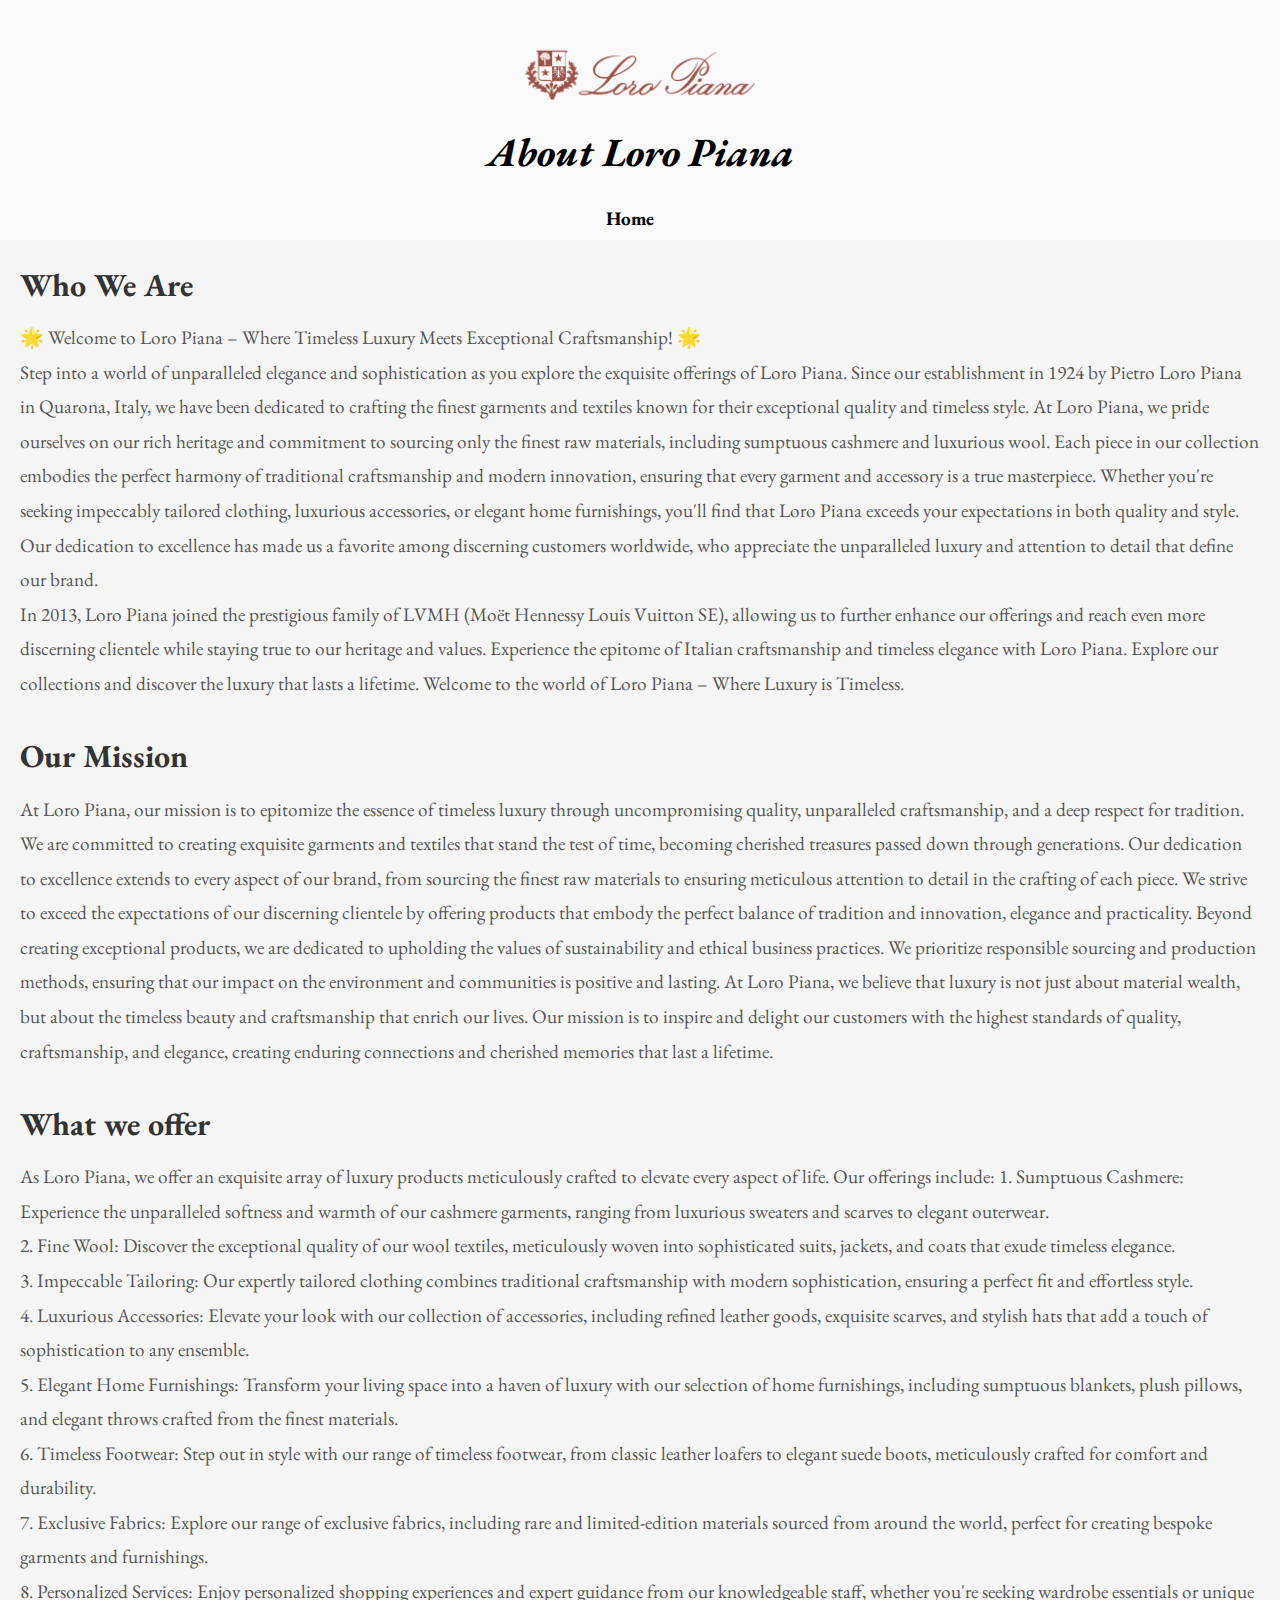
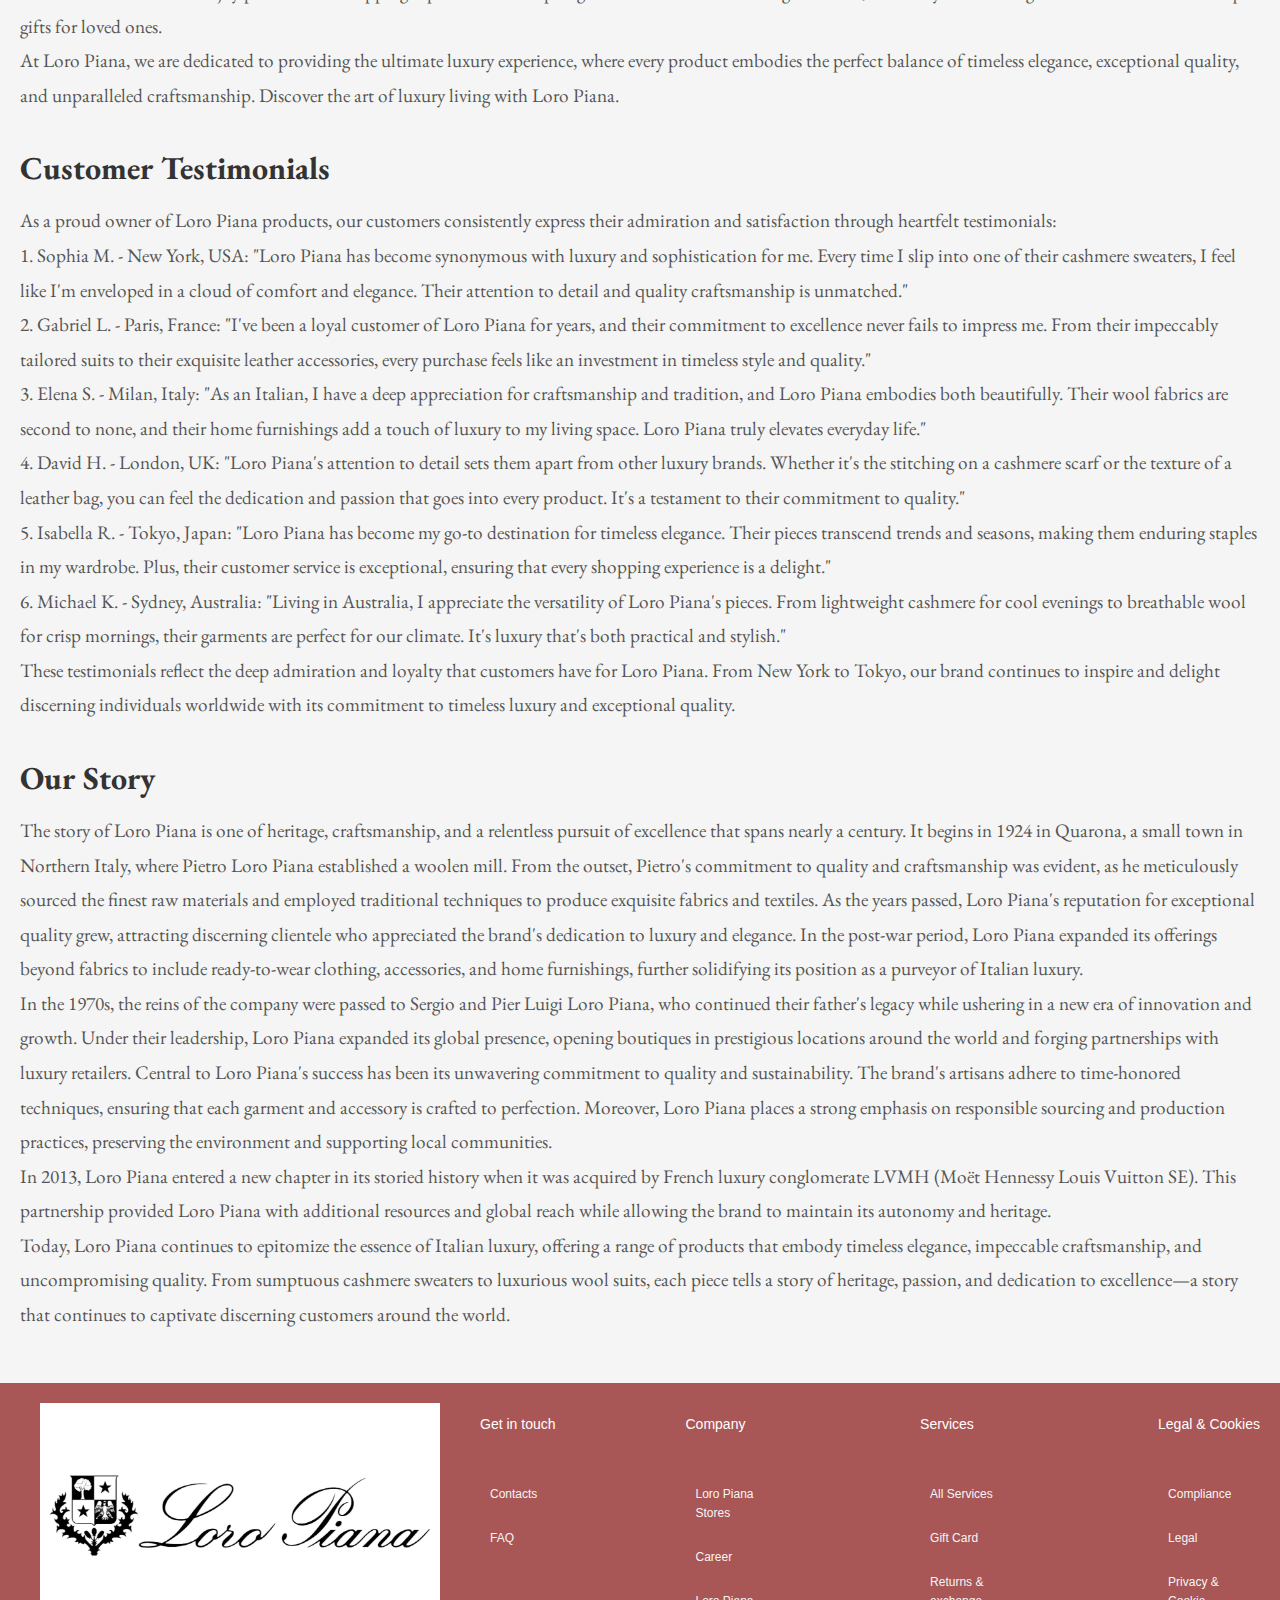
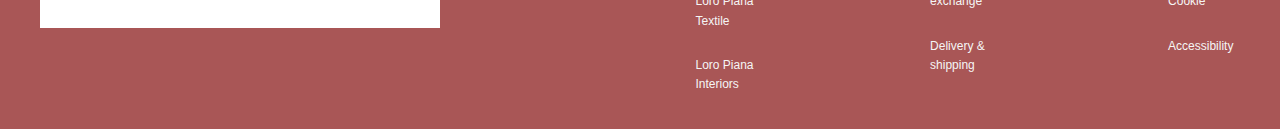
<file: final/aboutus.html>
<!DOCTYPE html>
<html lang="en">
<head>
    <meta charset="UTF-8">
    <meta name="viewport" content="width=device-width, initial-scale=1.0">
    <title>About Us - Loro Piana</title>
    <link rel="stylesheet" href="aboutus.css"> <!-- Link to your CSS file for styling -->
    <link rel="stylesheet" href="https://fonts.googleapis.com/css2?family=EB+Garamond&display=swap">
</head>
<body>
    <header>
        <div class="logo-container">
            <img src="logo/logo.png" alt="Logo">
        </div>
        <div class="header-text">
            <h1>About Loro Piana</h1>
            <nav>
                <ul>
                    <li><a href="test.html">Home</a></li>
                    <!-- Add links to other pages on your website -->
                </ul>
            </nav>
        </div>
    </header>

    <main>
        <section id="who-we-are">
            <h2>Who We Are</h2>
            <p>🌟 Welcome to Loro Piana – Where Timeless Luxury Meets Exceptional Craftsmanship! 🌟<br>

                Step into a world of unparalleled elegance and sophistication as you explore the exquisite offerings of Loro Piana. Since our establishment in 1924 by Pietro Loro Piana in Quarona, Italy, we have been dedicated to crafting the finest garments and textiles known for their exceptional quality and timeless style.
                
                At Loro Piana, we pride ourselves on our rich heritage and commitment to sourcing only the finest raw materials, including sumptuous cashmere and luxurious wool. Each piece in our collection embodies the perfect harmony of traditional craftsmanship and modern innovation, ensuring that every garment and accessory is a true masterpiece.
                
                Whether you're seeking impeccably tailored clothing, luxurious accessories, or elegant home furnishings, you'll find that Loro Piana exceeds your expectations in both quality and style. Our dedication to excellence has made us a favorite among discerning customers worldwide, who appreciate the unparalleled luxury and attention to detail that define our brand.
                <br>
                In 2013, Loro Piana joined the prestigious family of LVMH (Moët Hennessy Louis Vuitton SE), allowing us to further enhance our offerings and reach even more discerning clientele while staying true to our heritage and values.
                
                Experience the epitome of Italian craftsmanship and timeless elegance with Loro Piana. Explore our collections and discover the luxury that lasts a lifetime. Welcome to the world of Loro Piana – Where Luxury is Timeless.</p>
        </section>

        <section id="our-mission">
            <h2>Our Mission</h2>
            <p>At Loro Piana, our mission is to epitomize the essence of timeless luxury through uncompromising quality, unparalleled craftsmanship, and a deep respect for tradition. We are committed to creating exquisite garments and textiles that stand the test of time, becoming cherished treasures passed down through generations.

                Our dedication to excellence extends to every aspect of our brand, from sourcing the finest raw materials to ensuring meticulous attention to detail in the crafting of each piece. We strive to exceed the expectations of our discerning clientele by offering products that embody the perfect balance of tradition and innovation, elegance and practicality.
                
                Beyond creating exceptional products, we are dedicated to upholding the values of sustainability and ethical business practices. We prioritize responsible sourcing and production methods, ensuring that our impact on the environment and communities is positive and lasting.
                
                At Loro Piana, we believe that luxury is not just about material wealth, but about the timeless beauty and craftsmanship that enrich our lives. Our mission is to inspire and delight our customers with the highest standards of quality, craftsmanship, and elegance, creating enduring connections and cherished memories that last a lifetime.</p>
        </section>

        <!-- Continue adding sections for What We Offer, Our Team, Why Choose Us, Our Values, Customer Testimonials, Get in Touch, Connect With Us, FAQs, Our Story, Join Our Community, Thank You, etc. -->
        <section id="What-we-offer">
            <h2> What we offer</h2>
            <p>As Loro Piana, we offer an exquisite array of luxury products meticulously crafted to elevate every aspect of life. Our offerings include:

                1. Sumptuous Cashmere: Experience the unparalleled softness and warmth of our cashmere garments, ranging from luxurious sweaters and scarves to elegant outerwear.
                <br>
                2. Fine Wool: Discover the exceptional quality of our wool textiles, meticulously woven into sophisticated suits, jackets, and coats that exude timeless elegance.
                <br>
                3. Impeccable Tailoring: Our expertly tailored clothing combines traditional craftsmanship with modern sophistication, ensuring a perfect fit and effortless style.
                <br>
                4. Luxurious Accessories: Elevate your look with our collection of accessories, including refined leather goods, exquisite scarves, and stylish hats that add a touch of sophistication to any ensemble.
                <br>
                5. Elegant Home Furnishings: Transform your living space into a haven of luxury with our selection of home furnishings, including sumptuous blankets, plush pillows, and elegant throws crafted from the finest materials.
                <br>
                6. Timeless Footwear: Step out in style with our range of timeless footwear, from classic leather loafers to elegant suede boots, meticulously crafted for comfort and durability.
                <br>
                7. Exclusive Fabrics: Explore our range of exclusive fabrics, including rare and limited-edition materials sourced from around the world, perfect for creating bespoke garments and furnishings.
                <br>
                8. Personalized Services: Enjoy personalized shopping experiences and expert guidance from our knowledgeable staff, whether you're seeking wardrobe essentials or unique gifts for loved ones.
                <br>
                At Loro Piana, we are dedicated to providing the ultimate luxury experience, where every product embodies the perfect balance of timeless elegance, exceptional quality, and unparalleled craftsmanship. Discover the art of luxury living with Loro Piana.</p>
            </section>
           <section id="Customer-Testimonials">
           <h2>Customer Testimonials</h2>
           <p>As a proud owner of Loro Piana products, our customers consistently express their admiration and satisfaction through heartfelt testimonials:
              <br>
            1. Sophia M. - New York, USA: "Loro Piana has become synonymous with luxury and sophistication for me. Every time I slip into one of their cashmere sweaters, I feel like I'm enveloped in a cloud of comfort and elegance. Their attention to detail and quality craftsmanship is unmatched."
              <br>
            2. Gabriel L. - Paris, France: "I've been a loyal customer of Loro Piana for years, and their commitment to excellence never fails to impress me. From their impeccably tailored suits to their exquisite leather accessories, every purchase feels like an investment in timeless style and quality."
              <br>
            3. Elena S. - Milan, Italy: "As an Italian, I have a deep appreciation for craftsmanship and tradition, and Loro Piana embodies both beautifully. Their wool fabrics are second to none, and their home furnishings add a touch of luxury to my living space. Loro Piana truly elevates everyday life."
              <br>
            4. David H. - London, UK: "Loro Piana's attention to detail sets them apart from other luxury brands. Whether it's the stitching on a cashmere scarf or the texture of a leather bag, you can feel the dedication and passion that goes into every product. It's a testament to their commitment to quality."
              <br>
            5. Isabella R. - Tokyo, Japan: "Loro Piana has become my go-to destination for timeless elegance. Their pieces transcend trends and seasons, making them enduring staples in my wardrobe. Plus, their customer service is exceptional, ensuring that every shopping experience is a delight."
              <br>
            6. Michael K. - Sydney, Australia: "Living in Australia, I appreciate the versatility of Loro Piana's pieces. From lightweight cashmere for cool evenings to breathable wool for crisp mornings, their garments are perfect for our climate. It's luxury that's both practical and stylish."
              <br>
            These testimonials reflect the deep admiration and loyalty that customers have for Loro Piana. From New York to Tokyo, our brand continues to inspire and delight discerning individuals worldwide with its commitment to timeless luxury and exceptional quality.</p>
           </section id="Our-stroy">
           <h2>Our Story</h2>
           <p>The story of Loro Piana is one of heritage, craftsmanship, and a relentless pursuit of excellence that spans nearly a century.

            It begins in 1924 in Quarona, a small town in Northern Italy, where Pietro Loro Piana established a woolen mill. From the outset, Pietro's commitment to quality and craftsmanship was evident, as he meticulously sourced the finest raw materials and employed traditional techniques to produce exquisite fabrics and textiles.
            
            As the years passed, Loro Piana's reputation for exceptional quality grew, attracting discerning clientele who appreciated the brand's dedication to luxury and elegance. In the post-war period, Loro Piana expanded its offerings beyond fabrics to include ready-to-wear clothing, accessories, and home furnishings, further solidifying its position as a purveyor of Italian luxury.
            <br>
            In the 1970s, the reins of the company were passed to Sergio and Pier Luigi Loro Piana, who continued their father's legacy while ushering in a new era of innovation and growth. Under their leadership, Loro Piana expanded its global presence, opening boutiques in prestigious locations around the world and forging partnerships with luxury retailers.
            
            Central to Loro Piana's success has been its unwavering commitment to quality and sustainability. The brand's artisans adhere to time-honored techniques, ensuring that each garment and accessory is crafted to perfection. Moreover, Loro Piana places a strong emphasis on responsible sourcing and production practices, preserving the environment and supporting local communities.
            <br>
            In 2013, Loro Piana entered a new chapter in its storied history when it was acquired by French luxury conglomerate LVMH (Moët Hennessy Louis Vuitton SE). This partnership provided Loro Piana with additional resources and global reach while allowing the brand to maintain its autonomy and heritage.
            <br>
            Today, Loro Piana continues to epitomize the essence of Italian luxury, offering a range of products that embody timeless elegance, impeccable craftsmanship, and uncompromising quality. From sumptuous cashmere sweaters to luxurious wool suits, each piece tells a story of heritage, passion, and dedication to excellence—a story that continues to captivate discerning customers around the world.</p>

        <section>

        </section>
        </main>


    <footer>
        <div class="footer-container">
            <div class="footer-logo">
                <img src="logo/black logo.jpg" alt="Logo">
            </div>
            <div class="footer-content">
                <div class="footer-column">
                    <h3>Get in touch</h3>
                    <a href="#">Contacts</a>
                    <a href="#">FAQ</a>
                </div>
                <div class="footer-column">
                    <h3>Company</h3>
                    <a href="#">Loro Piana Stores</a>
                    <a href="#">Career</a>
                    <a href="#">Loro Piana Textile</a>
                    <a href="#">Loro Piana Interiors</a>
                </div>
                <div class="footer-column">
                    <h3>Services</h3>
                    <a href="#">All Services</a>
                    <a href="#">Gift Card</a>
                    <a href="#">Returns & exchange</a>
                    <a href="#">Delivery & shipping</a>
                </div>
                <div class="footer-column">
                    <h3>Legal & Cookies</h3>
                    <a href="#">Compliance</a>
                    <a href="#">Legal</a>
                    <a href="#">Privacy & Cookie</a>
                    <a href="#">Accessibility</a>
                </div>
            </div>
        </div>
    </footer>

</body>
</html>
</file>
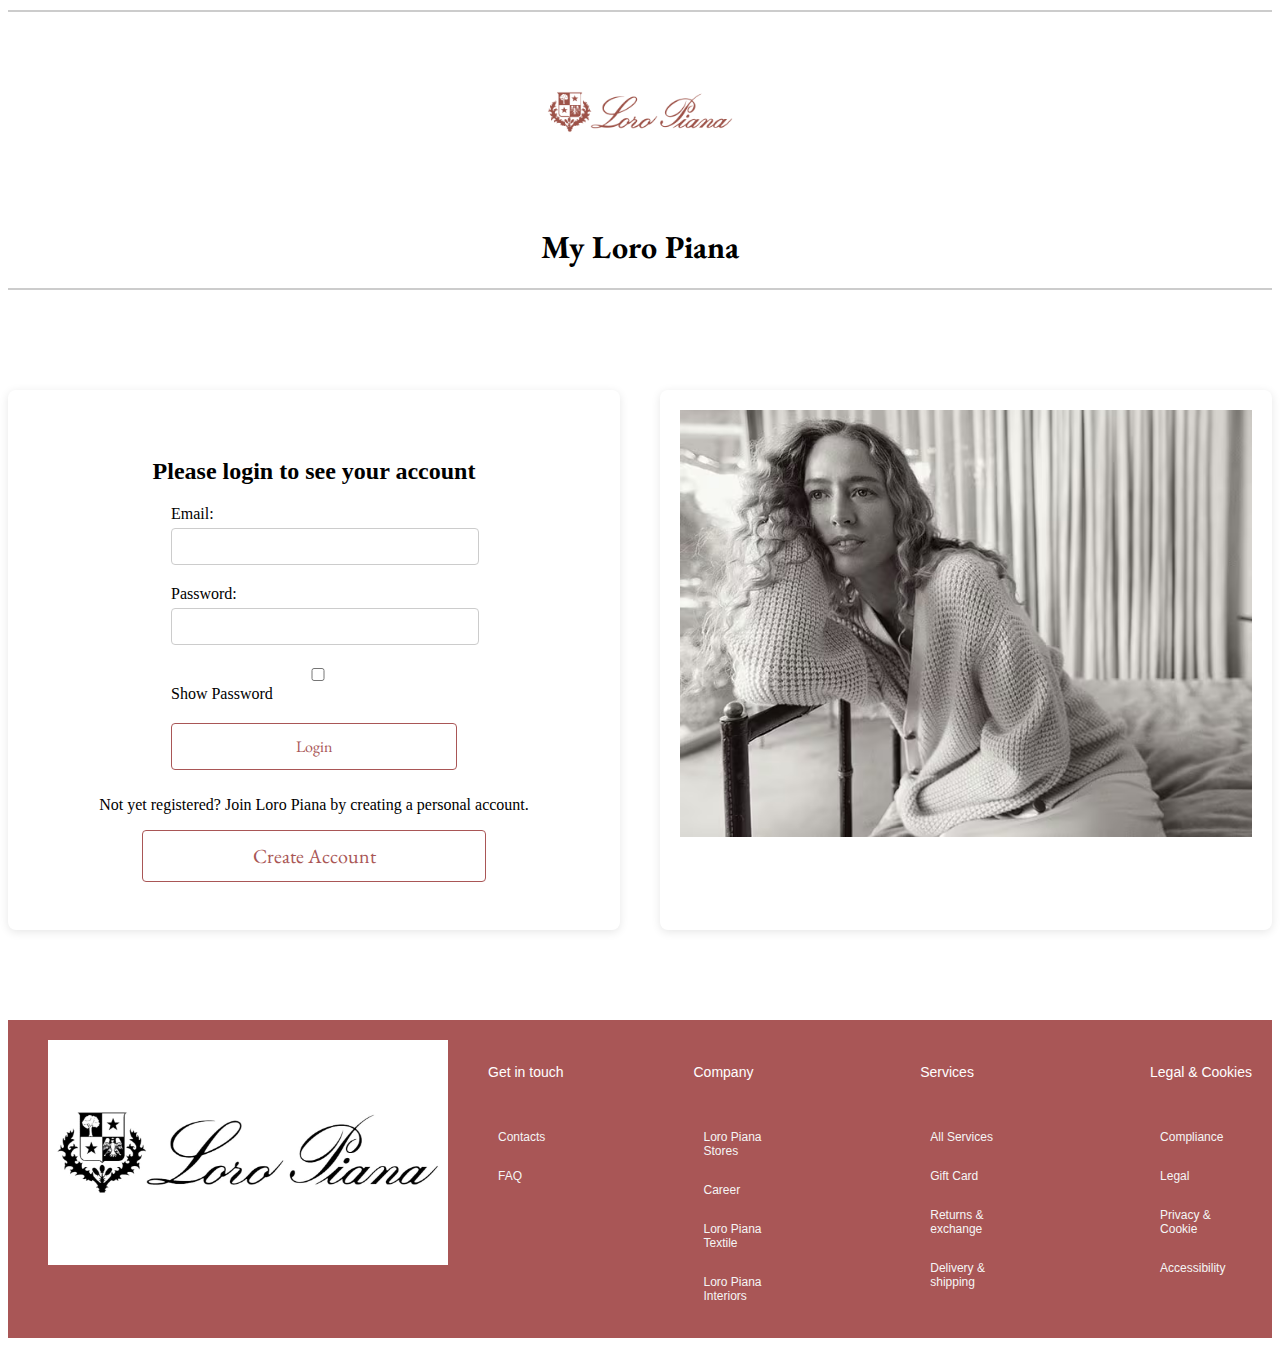
<file: final/login.html>
<!DOCTYPE html>
<html lang="en">
<head>
    <meta charset="UTF-8">
    <meta name="viewport" content="width=device-width, initial-scale=1.0">
    <title>Login Page</title>
    <link rel="stylesheet" href="login.css">
    <link rel="stylesheet" href="https://fonts.googleapis.com/css2?family=EB+Garamond&display=swap">

</head>
<header class="header">
    <div class="logo-container">
        <img src="logo/logo.png" alt="Your Logo">
    </div>
    <h1 class="header-text">My Loro Piana</h1>
</header>
<body>
    <div class="container">
        <div class="login-section">
            <h2>Please login to see your account</h2>
            <form id="login-form" action="test.html" method="post">
           
                <div class="form-group">
                    <label for="email">Email:</label>
                    <input type="email" id="email" name="email" required>
                </div>
                <div class="form-group">
                    <label for="password">Password:</label>
                    <input type="password" id="password" name="password" required>
                </div>
                <div class="form-group">
                    <input type="checkbox" id="show-password">
                    <label for="show-password">Show Password</label>
                </div>
           
                <button onclick="window.location.href = 'test.html';" class="login-button">Login</button>

                
                
               
             
            </form>
            <div id="error-message" class="error-message"></div>
            <p class="register-text">Not yet registered? Join Loro Piana by creating a personal account.</p>
            <button onclick="window.location.href = 'signup.html';"  class="create-account-button">Create Account</button>
        </div>
        <div class="photo-section">
            <img src="login photos/login .avif" alt="Photo">
        </div>
    </div>
</form>
   
    <footer>
        <div class="footer-container">
            <div class="footer-logo">
                <img src="logo/black logo.jpg" alt="Logo">
            </div>
            <div class="footer-content">
                <div class="footer-column">
                    <h3>Get in touch</h3>
                    <a href="#">Contacts</a>
                    <a href="#">FAQ</a>
                </div>
                <div class="footer-column">
                    <h3>Company</h3>
                    <a href="#">Loro Piana Stores</a>
                    <a href="#">Career</a>
                    <a href="#">Loro Piana Textile</a>
                    <a href="#">Loro Piana Interiors</a>
                </div>
                <div class="footer-column">
                    <h3>Services</h3>
                    <a href="#">All Services</a>
                    <a href="#">Gift Card</a>
                    <a href="#">Returns & exchange</a>
                    <a href="#">Delivery & shipping</a>
                </div>
                <div class="footer-column">
                    <h3>Legal & Cookies</h3>
                    <a href="#">Compliance</a>
                    <a href="#">Legal</a>
                    <a href="#">Privacy & Cookie</a>
                    <a href="#">Accessibility</a>
                </div>
            </div>
        </div>
  
    </footer>
    <script src="login.js"></script>
</body>
</html>
</file>
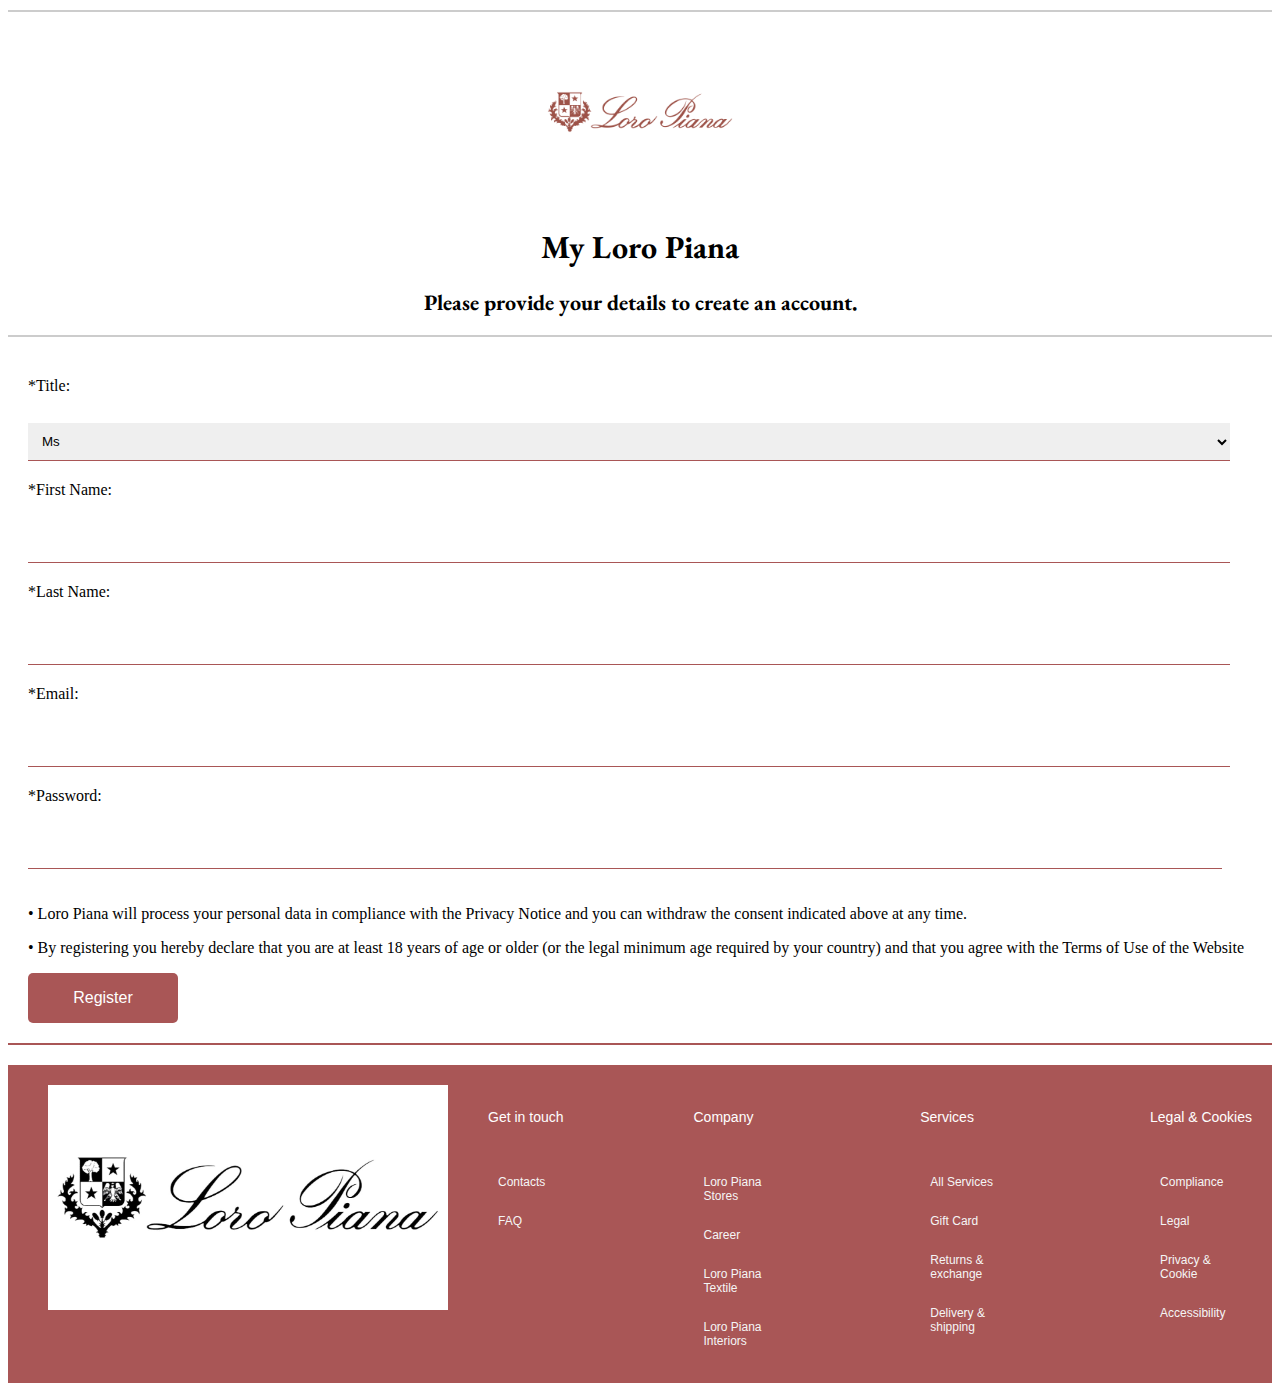
<file: final/signup.html>
<!DOCTYPE html>
<html lang="en">
<head>
    <meta charset="UTF-8">
    <meta name="viewport" content="width=device-width, initial-scale=1.0">
    <title>Login Page</title>
    <link rel="stylesheet" href="signup.css">
    <link rel="stylesheet" href="https://fonts.googleapis.com/css2?family=EB+Garamond&display=swap">
    <link rel="stylesheet" href="https://cdnjs.cloudflare.com/ajax/libs/font-awesome/5.15.4/css/all.min.css" integrity="sha512-ixgk+Yg0ZZmkxTKxJvRU5cPbXob0fJNxzdov2frEwhnxTJWZ2dFghdfi/IN66KK2jR1WttzitEzNyyeFy6N5UA==" crossorigin="anonymous" referrerpolicy="no-referrer" />

</head>
<body>

<header class="header">
    <div class="logo-container">
        <img src="logo/logo.png" alt="Your Logo">
    </div>
    <h1 class="header-text">My Loro Piana</h1>
    <h2 class="singup-text">Please provide your details to create an account.</h2>
</header>

<div class="signup-form">
    <form action="test.html" method="post">
        <div class="form-group">
            <label for="title">*Title:</label><br>
            <select id="title" name="title">
                <option value="Ms">Ms</option>
                <option value="Mrs">Mrs</option>
                <option value="Mr">Mr</option>
            </select>
        </div>
        <div class="form-group">
            <label for="firstname">*First Name:</label><br>
            <input type="text" id="firstname" name="firstname" required>
        </div>
        <div class="form-group">
            <label for="lastname">*Last Name:</label><br>
            <input type="text" id="lastname" name="lastname" required>
        </div>
        <div class="form-group">
            <label for="email">*Email:</label><br>
            <input type="email" id="email" name="email" required>
        </div>
        <div class="form-group">
            <label for="password">*Password:</label><br>
            <div class="password-container">
                <input type="password" id="password" name="password" required>
                <i class="fas fa-eye" id="toggle-password"></i>
            </div>
        </div>
        <p class="bullet-point">• Loro Piana will process your personal data in compliance with the Privacy Notice and you can withdraw the consent indicated above at any time.</p>
        <p class="bullet-point">• By registering you hereby declare that you are at least 18 years of age or older (or the legal minimum age required by your country) and that you agree with the Terms of Use of the Website</p>
        <input type="submit" href="test.html" value="Register">
    </form>
    
</div>

<footer>
    <div class="footer-container">
        <div class="footer-logo">
            <img src="logo/black logo.jpg" alt="Logo">
        </div>
        <div class="footer-content">
            <div class="footer-column">
                <h3>Get in touch</h3>
                <a href="#">Contacts</a>
                <a href="#">FAQ</a>
            </div>
            <div class="footer-column">
                <h3>Company</h3>
                <a href="#">Loro Piana Stores</a>
                <a href="#">Career</a>
                <a href="#">Loro Piana Textile</a>
                <a href="#">Loro Piana Interiors</a>
            </div>
            <div class="footer-column">
                <h3>Services</h3>
                <a href="#">All Services</a>
                <a href="#">Gift Card</a>
                <a href="#">Returns & exchange</a>
                <a href="#">Delivery & shipping</a>
            </div>
            <div class="footer-column">
                <h3>Legal & Cookies</h3>
                <a href="#">Compliance</a>
                <a href="#">Legal</a>
                <a href="#">Privacy & Cookie</a>
                <a href="#">Accessibility</a>
            </div>
        </div>
    </div>
</footer>

<script src="signup.js"></script>
</body>
</html>
</file>
<file: final/aboutus.css>
/* Add logo styling */
.logo-container {
    position: absolute;
    top: -50px; /* Adjust as needed */
    left: 50%; /* Align to the center */
    transform: translateX(-50%); /* Center horizontally */
    margin-top: 0px;
}

.logo-container img {
    width: 250px; /* Adjust the width of the logo as needed */
}

/* Reset some default browser styles */
* {
    margin: 0;
    padding: 0;
    box-sizing: border-box;
}

/* Basic styling */
body {
    font-family: 'EB Garamond', serif;
    line-height: 1.6;
    background-color: #f5f5f5;
    color: #333;
    margin: 0;
    padding: 0;
}

header {
    background-color: #f9f9f9; /* Off-white background color */
    color: #000; /* Black text color */
    padding: 20px;
    position: relative;
    height: 240px; /* Set the height of the header */
}

.header-text {
    text-align: center;
}

.header-text h1 {
    font-size: 2.5em;
    font-style: italic;
    margin-bottom: 20px; /* Adjust spacing between title and navigation */
    margin-top: 100px;
    font-family: 'EB Garamond', serif;
}

nav ul {
    list-style-type: none;
    text-align: center; /* Center-align navigation links */
}

nav ul li {
    display: inline;
    margin-right: 20px;
   
}

nav ul li a {
    color: #000;
    text-decoration: none;
    font-size: 1.2em;
    font-weight: bold;
}

main {
    padding: 20px;
}

section {
    margin-bottom: 30px;
}

h2 {
    margin-bottom: 10px;
    font-size: 2em;
    color: #333;
    font-style: none;
    font-family: 'EB Garamond', serif;
}

p {
    font-size: 1.2em;
    line-height: 1.8;
    color: #555;
}

/* Styling for the footer */
footer {
    background-color: rgb(169, 86, 86); /* Background color for the footer */
    color: rgb(255, 254, 254); /* Text color for the footer */
    padding: 20px; /* Padding around the footer content */
    text-align: center; /* Center-align the content */
}


.footer {
    background-color: rgb(169, 86, 86); /* Change background color */
    color: #f5f5f5; /* Off white text color */
    padding: 40px; /* Increase padding for the footer */
    display: flex;
    flex-direction: column; /* Arrange items vertically */
    align-items: center; /* Center horizontally */
 
}

.footer-container {
    display: flex;
    width: 100%;
    justify-content: center; /* Center horizontally */
}

.footer-logo {
    margin-right: auto; /* Push logo to the left */
    margin-left: 20px; /* Adjust margin to center horizontally */
}

.footer-logo img {
    width: 400px; /* Increase width of the logo */
    height: auto; /* Maintain aspect ratio */
}

.footer-content {
    display: flex;
    justify-content: center; /* Center align text */
    max-width: 1200px; /* Limit maximum width of content */
    width: 100%;
}

.footer-column {
    text-align: left; /* Align text to the left */
    margin-right: 90px; /* Add spacing between columns */
    margin-left: 40px;
}

.footer-column:last-child {
    margin-right: 0; /* Remove right margin for the last column */
}

.footer-column h3 {
    font-size: 14px; /* Decrease font size of the heading */
    font-family: Arial, Helvetica, sans-serif; /* Use Arial or generic sans-serif font */
    font-weight: lighter; /* Set font weight to lighter */
    margin-bottom: 30px;
    padding: 10px 0; /* Adjust padding top and bottom */
    transition: all 0.3s ease; /* Add smooth transition effect */
    white-space: nowrap; /* Prevent text from wrapping */
}

.footer-column a {
    font-size: 12px; /* Decrease font size of links */
    font-family: Arial, Helvetica, sans-serif; /* Use Arial or generic sans-serif font */
    font-weight: lighter; /* Set font weight to lighter */
    display: block;
    color: #f5f5f5;
    text-decoration: none;
    margin-bottom: 5px;
    padding: 10px;
}

.footer-column a:hover {
    text-decoration: underline; /* Add underline on hover */
}
</file>
<file: final/login.css>
.container {
    display: flex;
    justify-content: center;
    align-items: center;
    height: 80vh;
    flex-direction: row;
    margin-top: 0%;
}

.login-section, .photo-section {
    background-color: #fff;
    padding: 20px;
    border-radius: 8px;
    box-shadow: 0px 2px 10px rgba(0, 0, 0, 0.1);
    width: 60%; /* Adjust the width as needed */
    height: 500px;
}

.login-section {
    margin-right: 20px; /* Adjust margin between sections */
   
        display: flex;
        flex-direction: column;
        justify-content: center; /* Center vertically */
        align-items: center; /* Center horizontally */
    }
    


.photo-section {
    margin-left: 20px; /* Adjust margin between sections */
}

/* Additional styles for login and photo sections */
.login-section form {
    width: 50%; /* Ensure form takes full width of login section */
 
}

.photo-section img {
    width: 100%; /* Make the image fill the photo section */
    height: auto; /* Maintain aspect ratio */
}


h2 {
    margin-bottom: 20px;
    text-align: center;
}

.form-group {
    margin-bottom: 20px;
}

.form-group label {
    display: block;
    margin-bottom: 5px;
}

.form-group input {
    width: 100%;
    padding: 10px;
    border: 1px solid #ccc;
    border-radius: 4px;
}
/* Apply the provided CSS to the button with class .login-button */
button.login-button {
    display: block;
    width: 100%;
    padding: 12px;
    background-color: #fff;
    border: 1px solid rgb(169, 86, 86);
    border-radius: 4px;
    color: rgb(169, 86, 86);
    font-size: 16px;
    text-align: center;
    cursor: pointer;
    font-family: 'EB Garamond', serif; /* Use EB Garamond font for the text */
    transition: background-color 0.3s ease, border-color 0.3s ease, color 0.3s ease;
}

button.login-button:hover {
    background-color: rgb(169, 86, 86);
    border-color: rgb(169, 86, 86);
    color: #fff;
}



.error-message {
    color: red;
    text-align: center;
    margin-top: 10px;
}

.photo-section img {
    display: block;
    max-width: 100%;
    height: auto;
    margin: 0 auto;
}

/* css for create account */
.create-account-button {
    display: block;
    width: 60%;
    padding: 12px;
    background-color: #fff;
    border: 1px solid rgb(169, 86, 86);
    border-radius: 4px;
    color: rgb(169, 86, 86);
    font-size: 16px;
    text-align: center;
    cursor: pointer;
    transition: background-color 0.3s ease, border-color 0.3s ease, color 0.3s ease;
    
}
.create-account-button {
    font-family: 'EB Garamond', serif;
    font-size: 20px;
    font-weight: 100;
}


.create-account-button:hover {
    background-color: rgb(169, 86, 86);
    border-color: rgb(169, 86, 86);
    color: #fff;
}
.text-above-button {
    font-family: 'EB Garamond', serif;
    font-size: 16px;
    text-align: center;
    margin-bottom: 10px; /* Add some space below the text */
  
}

/* Styling for the footer */
footer {
    background-color: rgb(169, 86, 86); /* Background color for the footer */
    color: rgb(255, 254, 254); /* Text color for the footer */
    padding: 20px; /* Padding around the footer content */
    text-align: center; /* Center-align the content */
}


.footer {
    background-color: rgb(169, 86, 86); /* Change background color */
    color: #f5f5f5; /* Off white text color */
    padding: 40px; /* Increase padding for the footer */
    display: flex;
    flex-direction: column; /* Arrange items vertically */
    align-items: center; /* Center horizontally */
 
}

.footer-container {
    display: flex;
    width: 100%;
    justify-content: center; /* Center horizontally */
}

.footer-logo {
    margin-right: auto; /* Push logo to the left */
    margin-left: 20px; /* Adjust margin to center horizontally */
}

.footer-logo img {
    width: 400px; /* Increase width of the logo */
    height: auto; /* Maintain aspect ratio */
}

.footer-content {
    display: flex;
    justify-content: center; /* Center align text */
    max-width: 1200px; /* Limit maximum width of content */
    width: 100%;
}

.footer-column {
    text-align: left; /* Align text to the left */
    margin-right: 90px; /* Add spacing between columns */
    margin-left: 40px;
}

.footer-column:last-child {
    margin-right: 0; /* Remove right margin for the last column */
}

.footer-column h3 {
    font-size: 14px; /* Decrease font size of the heading */
    font-family: Arial, Helvetica, sans-serif; /* Use Arial or generic sans-serif font */
    font-weight: lighter; /* Set font weight to lighter */
    margin-bottom: 30px;
    padding: 10px 0; /* Adjust padding top and bottom */
    transition: all 0.3s ease; /* Add smooth transition effect */
    white-space: nowrap; /* Prevent text from wrapping */
}

.footer-column a {
    font-size: 12px; /* Decrease font size of links */
    font-family: Arial, Helvetica, sans-serif; /* Use Arial or generic sans-serif font */
    font-weight: lighter; /* Set font weight to lighter */
    display: block;
    color: #f5f5f5;
    text-decoration: none;
    margin-bottom: 5px;
    padding: 10px;
}

.footer-column a:hover {
    text-decoration: underline; /* Add underline on hover */
}

/* header styling */
.header {
    text-align: center;
    margin-bottom: 10px; /* Adjust margin as needed */
    border-bottom: 2px solid #ccc; /* Add border to the bottom */
    margin-top: 10px;
    border-top: 2px solid #ccc;
}

.logo-container {
    margin: 0 auto; /* Center the logo horizontally */
}

.logo-container img {
    width: 200px; /* Adjust the width of the logo as needed */
}

.header-text {
    font-family: 'EB Garamond', serif; /* Use EB Garamond font for the text */
    margin-top: 10px; /* Adjust spacing between logo and text */
    margin-bottom: 20px; /* Add margin below the text */
}
</file>
<file: final/signup.css>
/* header styling */
.header {
    text-align: center;
    margin-bottom: 10px; /* Adjust margin as needed */
    border-bottom: 2px solid #ccc; /* Add border to the bottom */
    margin-top: 10px;
    border-top: 2px solid #ccc;
}

.logo-container {
    margin: 0 auto; /* Center the logo horizontally */
}

.logo-container img {
    width: 200px; /* Adjust the width of the logo as needed */
}

.header-text {
    font-family: 'EB Garamond', serif; /* Use EB Garamond font for the text */
    margin-top: 10px; /* Adjust spacing between logo and text */
    margin-bottom: 20px; /* Add margin below the text */
}
.singup-text{
    font-family: 'EB Garamond', serif;
    font-style: normal;
    font-size: 22px;
    font-weight: 100px;
}

/* styling for the options to provide information there*/
.signup-form {
    margin: 20px auto;
    padding: 20px;
    background-color: white; /* White background */
    width: 100%; /* Make the form span the full width of the viewport */
    box-sizing: border-box; /* Include padding and border in the width calculation */
    border-bottom: 2px solid rgb(169, 86, 86); /* Border only at the bottom */
}

.signup-form label {
    display: block;
    margin-bottom: 10px;
}

.signup-form input[type="text"],
.signup-form input[type="email"],
.signup-form input[type="password"],
.signup-form select {
    width: calc(100% - 22px); /* Subtracting the border width from 100% */
    padding: 10px;
    margin-bottom: 20px;
    border: none; /* Remove borders around form fields */
    border-bottom: 1px solid rgb(169, 86, 86); /* Add bottom border to form fields */
    border-radius: 0; /* Remove border-radius */
    box-sizing: border-box; /* Including padding and border in the width calculation */
}

.signup-form input[type="submit"] {
    background-color: rgb(169, 86, 86); /* Button color */
    color: white;
    border: none;
    padding: 10px 20px;
    cursor: pointer;
    border-radius: 5px;
}

.signup-form input[type="submit"] {
    background-color: rgb(169, 86, 86); /* Button color */
    color: white;
    border: none;
    padding: 15px 30px; /* Adjust padding to increase button size */
    cursor: pointer;
    border-radius: 5px;
    font-size: 16px; /* Adjust font size */
    width: 150px; /* Adjust width */
    height: 50px; /* Adjust height */
}


/* password eye option */
.password-container {
    position: relative;
}

#password {
    width: calc(100% - 30px); /* Adjust width to accommodate the eye icon */
    padding-right: 30px; /* Add space for the eye icon */
}

#toggle-password {
    position: absolute;
    top: 50%;
    right: 0;
    transform: translateY(-50%);
    cursor: pointer;
}
/* Styling for the footer */
footer {
    background-color: rgb(169, 86, 86); /* Background color for the footer */
    color: rgb(255, 254, 254); /* Text color for the footer */
    padding: 20px; /* Padding around the footer content */
    text-align: center; /* Center-align the content */
}


.footer {
    background-color: rgb(169, 86, 86); /* Change background color */
    color: #f5f5f5; /* Off white text color */
    padding: 40px; /* Increase padding for the footer */
    display: flex;
    flex-direction: column; /* Arrange items vertically */
    align-items: center; /* Center horizontally */
 
}

.footer-container {
    display: flex;
    width: 100%;
    justify-content: center; /* Center horizontally */
}

.footer-logo {
    margin-right: auto; /* Push logo to the left */
    margin-left: 20px; /* Adjust margin to center horizontally */
}

.footer-logo img {
    width: 400px; /* Increase width of the logo */
    height: auto; /* Maintain aspect ratio */
}

.footer-content {
    display: flex;
    justify-content: center; /* Center align text */
    max-width: 1200px; /* Limit maximum width of content */
    width: 100%;
}

.footer-column {
    text-align: left; /* Align text to the left */
    margin-right: 90px; /* Add spacing between columns */
    margin-left: 40px;
}

.footer-column:last-child {
    margin-right: 0; /* Remove right margin for the last column */
}

.footer-column h3 {
    font-size: 14px; /* Decrease font size of the heading */
    font-family: Arial, Helvetica, sans-serif; /* Use Arial or generic sans-serif font */
    font-weight: lighter; /* Set font weight to lighter */
    margin-bottom: 30px;
    padding: 10px 0; /* Adjust padding top and bottom */
    transition: all 0.3s ease; /* Add smooth transition effect */
    white-space: nowrap; /* Prevent text from wrapping */
}

.footer-column a {
    font-size: 12px; /* Decrease font size of links */
    font-family: Arial, Helvetica, sans-serif; /* Use Arial or generic sans-serif font */
    font-weight: lighter; /* Set font weight to lighter */
    display: block;
    color: #f5f5f5;
    text-decoration: none;
    margin-bottom: 5px;
    padding: 10px;
}

.footer-column a:hover {
    text-decoration: underline; /* Add underline on hover */
}
</file>
